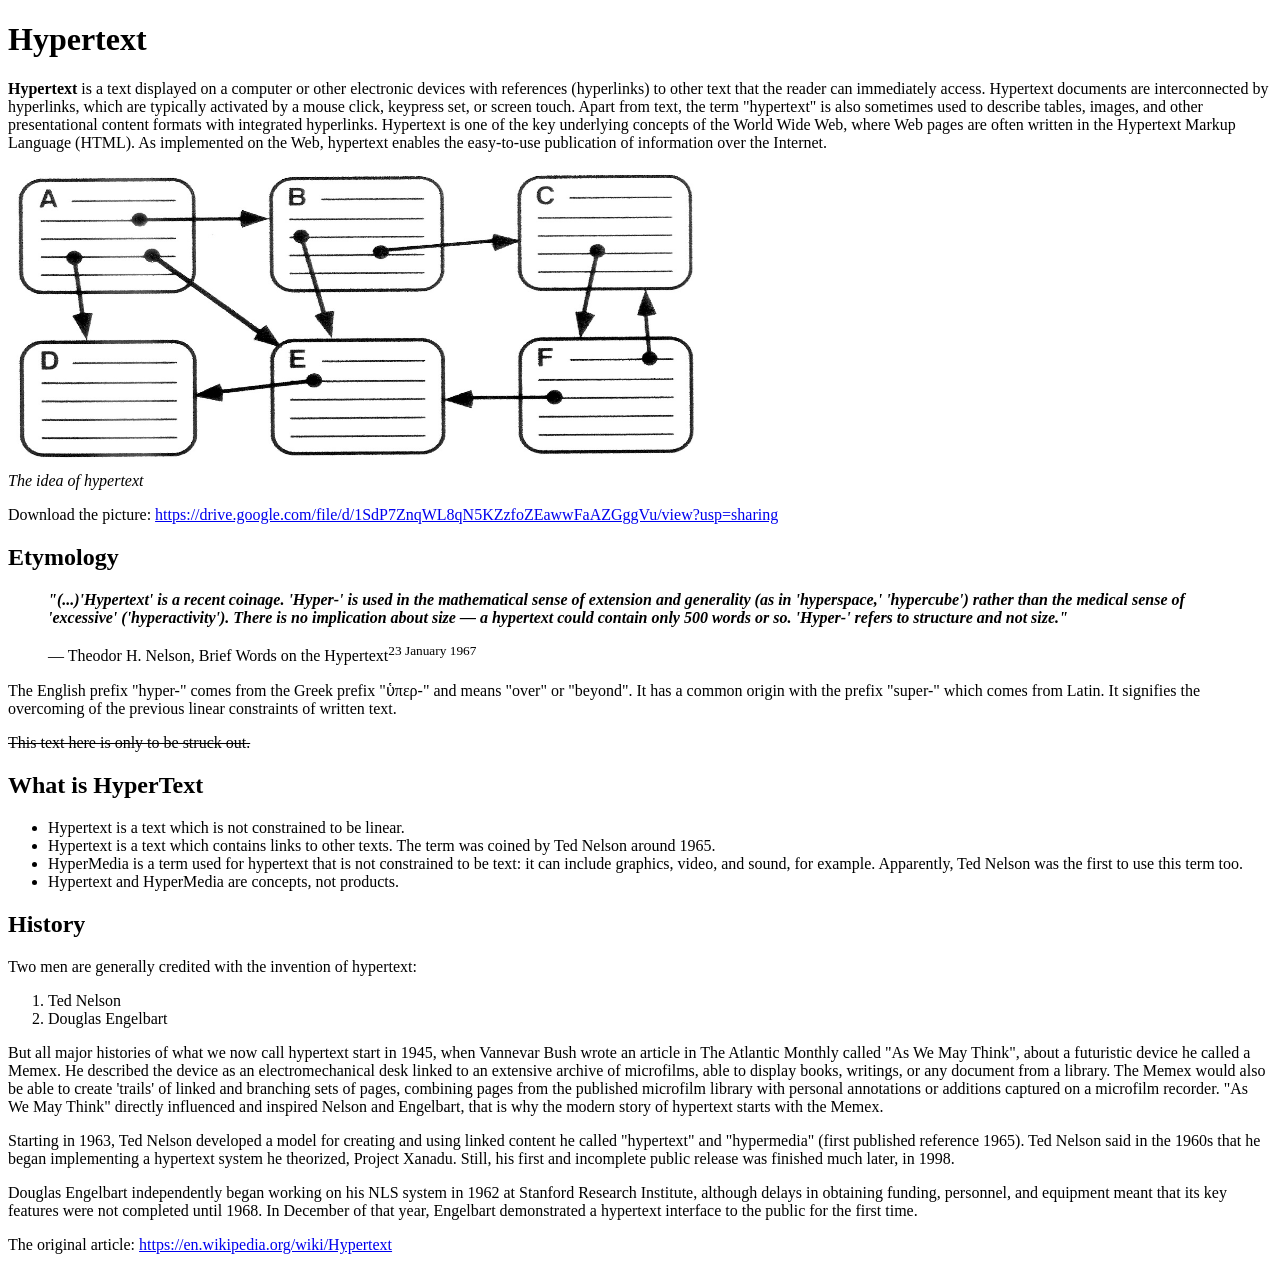
<file: Less1_practic1/index.html>
<!DOCTYPE html>
<html lang="en">
<head>
    <meta charset="UTF-8">
    <title>Hypertext</title>
</head>
<body>

<h1>Hypertext</h1>

<p><strong>Hypertext</strong> is a text displayed on a computer or other electronic devices with references
    (hyperlinks) to other text that the reader can immediately access. Hypertext documents are
    interconnected by hyperlinks, which are typically activated by a mouse click, keypress set, or
    screen touch. Apart from text, the term "hypertext" is also sometimes used to describe tables,
    images, and other presentational content formats with integrated hyperlinks. Hypertext is one of
    the key underlying concepts of the World Wide Web, where Web pages are often written in the
    Hypertext Markup Language (HTML). As implemented on the Web, hypertext enables the
    easy-to-use publication of information over the Internet.</p>


    <img src="hypertext1.jpg" width="700" height="300">
    <figcaption><em>The idea of hypertext</em></figcaption>


<p>Download the picture:
    <a href="https://drive.google.com/file/d/1SdP7ZnqWL8qN5KZzfoZEawwFaAZGggVu/view?usp=sharing">https://drive.google.com/file/d/1SdP7ZnqWL8qN5KZzfoZEawwFaAZGggVu/view?usp=sharing</a>
</p>

<h2>Etymology</h2>

<blockquote>
    <p><em><strong>"(...)'Hypertext' is a recent coinage. 'Hyper-' is used in the mathematical sense of extension and
        generality (as in 'hyperspace,' 'hypercube') rather than the medical sense of 'excessive'
        ('hyperactivity'). There is no implication about size — a hypertext could contain only 500 words
        or so. 'Hyper-' refers to structure and not size."</strong></em></p>
    <p>— Theodor H. Nelson, Brief Words on the Hypertext<sup>23 January 1967</sup></p>
</blockquote>

<p>The English prefix "hyper-" comes from the Greek prefix "ὑπερ-" and means "over" or "beyond".
    It has a common origin with the prefix "super-" which comes from Latin. It signifies the
    overcoming of the previous linear constraints of written text.</p>

<p><s>This text here is only to be struck out.</s></p>

<h2>What is HyperText</h2>

<ul>
    <li>Hypertext is a text which is not constrained to be linear.</li>
    <li>Hypertext is a text which contains links to other texts. The term was coined by Ted Nelson around 1965.</li>
    <li>HyperMedia is a term used for hypertext that is not constrained to be text: it can include graphics, video, and sound, for example. Apparently, Ted Nelson was the first to use this term too.</li>
    <li>Hypertext and HyperMedia are concepts, not products.</li>
</ul>

<h2>History</h2>

<p>Two men are generally credited with the invention of hypertext:</p>

<ol>
    <li>Ted Nelson</li>
    <li>Douglas Engelbart</li>
</ol>

<p>But all major histories of what we now call hypertext start in 1945, when Vannevar Bush wrote
    an article in The Atlantic Monthly called "As We May Think", about a futuristic device he called a
    Memex. He described the device as an electromechanical desk linked to an extensive archive of
    microfilms, able to display books, writings, or any document from a library. The Memex would
    also be able to create 'trails' of linked and branching sets of pages, combining pages from the
    published microfilm library with personal annotations or additions captured on a microfilm
    recorder. "As We May Think" directly influenced and inspired Nelson and Engelbart, that is why
    the modern story of hypertext starts with the Memex.</p>

<p>Starting in 1963, Ted Nelson developed a model for creating and using linked content he called
    "hypertext" and "hypermedia" (first published reference 1965). Ted Nelson said in the 1960s that
    he began implementing a hypertext system he theorized, Project Xanadu. Still, his first and
    incomplete public release was finished much later, in 1998.</p>

<p>Douglas Engelbart independently began working on his NLS system in 1962 at Stanford
    Research Institute, although delays in obtaining funding, personnel, and equipment meant that
    its key features were not completed until 1968. In December of that year, Engelbart
    demonstrated a hypertext interface to the public for the first time.</p>

<p>The original article: <a href="https://en.wikipedia.org/wiki/Hypertext">https://en.wikipedia.org/wiki/Hypertext</a></p>

</body>
</html>
</file>
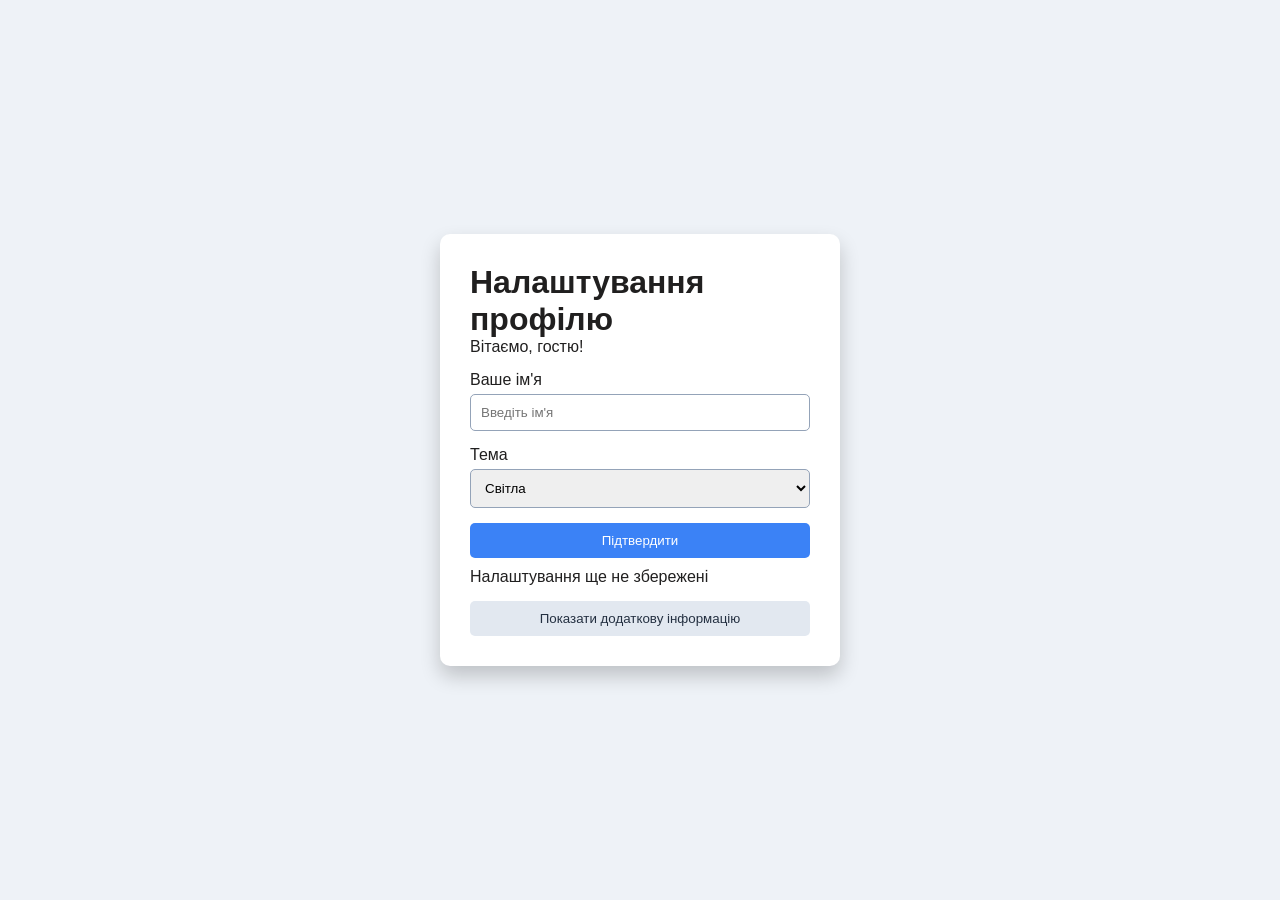
<file: pair11_home_work/index.html>
<!DOCTYPE html>
<html lang="uk">
<head>
    <meta charset="UTF-8">
    <meta name="viewport" content="width=device-width, initial-scale=1.0">
    <title>Налаштування профілю</title>

    <link rel="stylesheet" href="style.css">
</head>

<body>
<main class="card" id="card">
    <h1>Налаштування профілю</h1>
    <p id="welcome">Вітаємо, гостю!</p>

    <label for="userName">Ваше ім'я</label>
    <input id="userName" type="text" placeholder="Введіть ім'я">

    <label for="themeSelect">Тема</label>
    <select id="themeSelect">
        <option value="light">Світла</option>
        <option value="dark">Темна</option>
    </select>

    <button id="confirmBtn">Підтвердити</button>
    <p id="statusText">Налаштування ще не збережені</p>

    <button id="infoBtn" class="secondary">Показати додаткову інформацію</button>
    <p class="hidden" id="info">Тут можна змінити ім'я та тему оформлення профілю.</p>
</main>

<script src="script.js"></script>
</body>
</html>
</file>
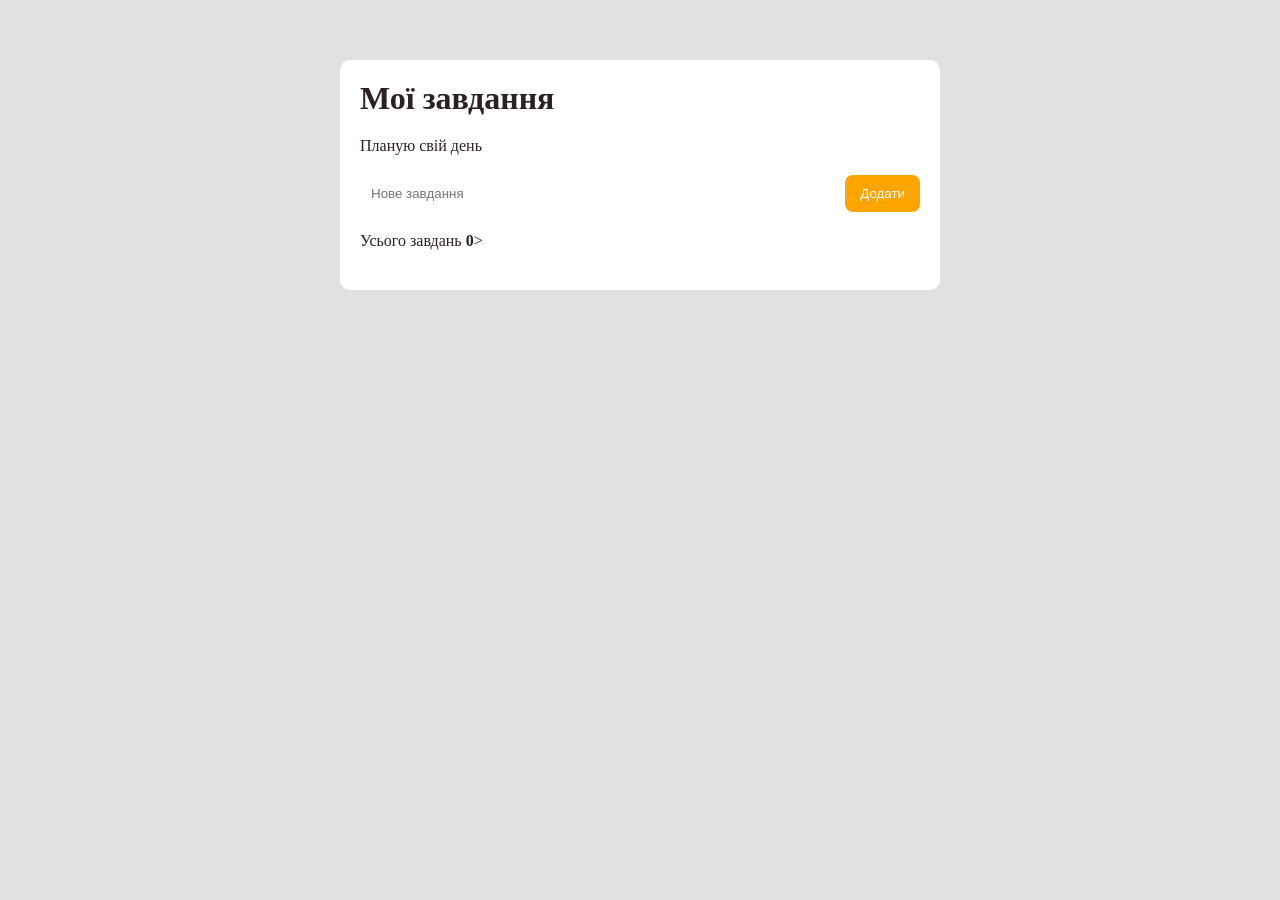
<file: pair12/index.html>
<!DOCTYPE html>
<html lang="en">
<head>
    <link rel="stylesheet" href="style.css">
    <meta charset="UTF-8">
    <title>Title</title>
</head>
<body>

<main class="app">
    <h1>Мої завдання</h1>
    <p>Планую свій день</p>
<div class="form-row">
    <input id="taskInput" type="text" placeholder="Нове завдання">
    <button id="addButton" type="button">Додати</button>
</div>

    <p>Усього завдань <strong id ="taskContainer">0</strong>></p>
    <ul id="taskList"></ul>

</main>
<script src="scripty.js"></script>

</body>
</html>
</file>
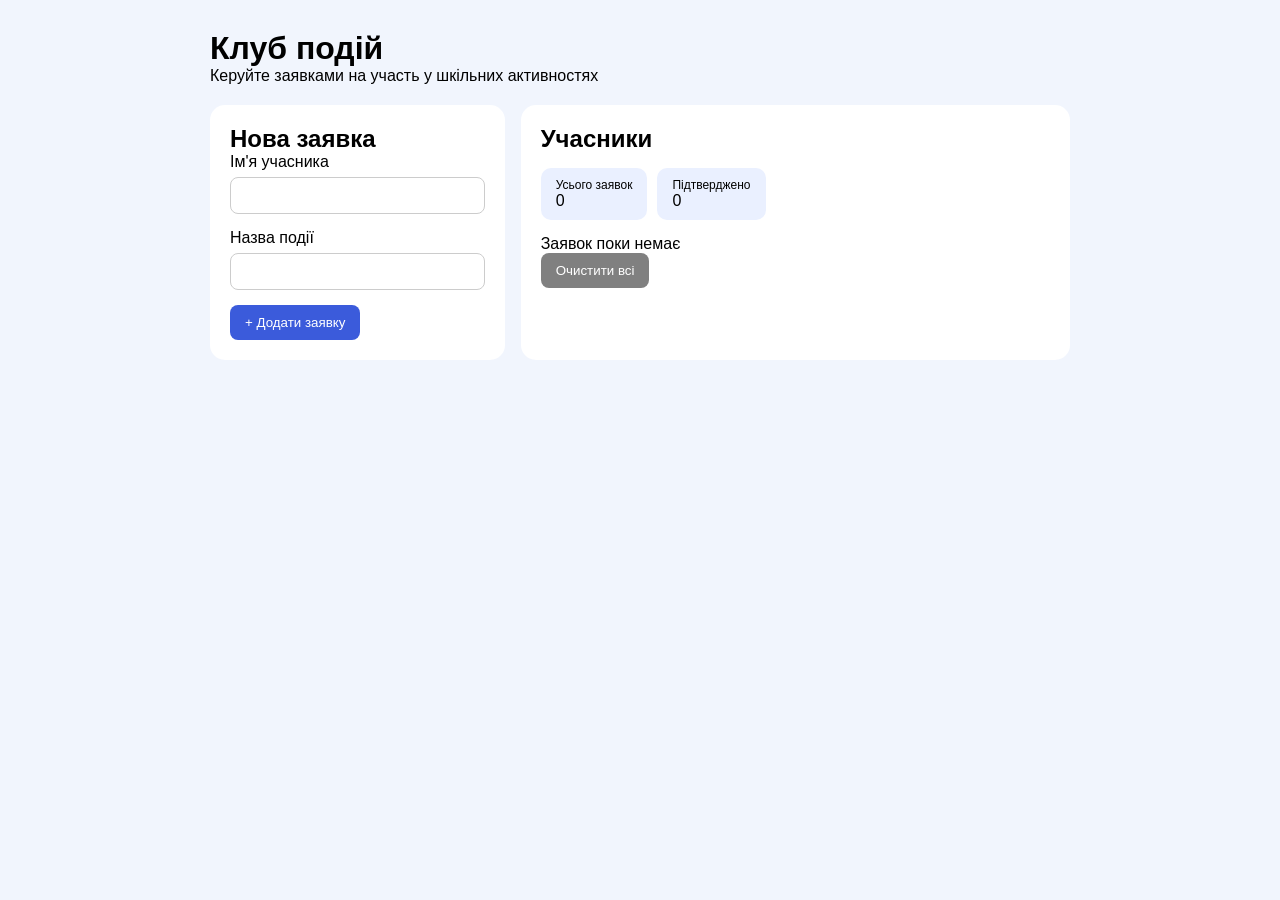
<file: pair13/index.html>
<!DOCTYPE html>
<html lang="uk">
<head>
    <meta charset="UTF-8">
    <title>Клуб подій</title>

    <link rel="stylesheet" href="style.css">
</head>

<body>
<main class="page" id="card">
    <h1>Клуб подій</h1>
    <p class="subtitle">Керуйте заявками на участь у шкільних активностях</p>

    <div class="layout">

        <section class="card form-block">
            <h2>Нова заявка</h2>

            <label for="nameInput">Ім'я учасника</label>
            <input id="nameInput" type="text">

            <label for="eventInput">Назва події</label>
            <input id="eventInput" type="text">

            <p class="error hidden" id="errorMessage"></p>

            <button class="add-btn" id="addButton">+ Додати заявку</button>
        </section>

        <section class="card list-block">
            <h2>Учасники</h2>

            <div class="stats">
                <div class="stat">
                    <span class="stat-label">Усього заявок</span>
                    <span class="stat-value" id="totalCount">0</span>
                </div>
                <div class="stat">
                    <span class="stat-label">Підтверджено</span>
                    <span class="stat-value" id="confirmedCount">0</span>
                </div>
            </div>

            <p class="empty" id="emptyMessage">Заявок поки немає</p>

            <ul class="request-list" id="requestList"></ul>

            <button class="clear-btn" id="clearButton">Очистити всі</button>
        </section>

    </div>
</main>

<script src="script.js"></script>

</body>
</html>
</file>
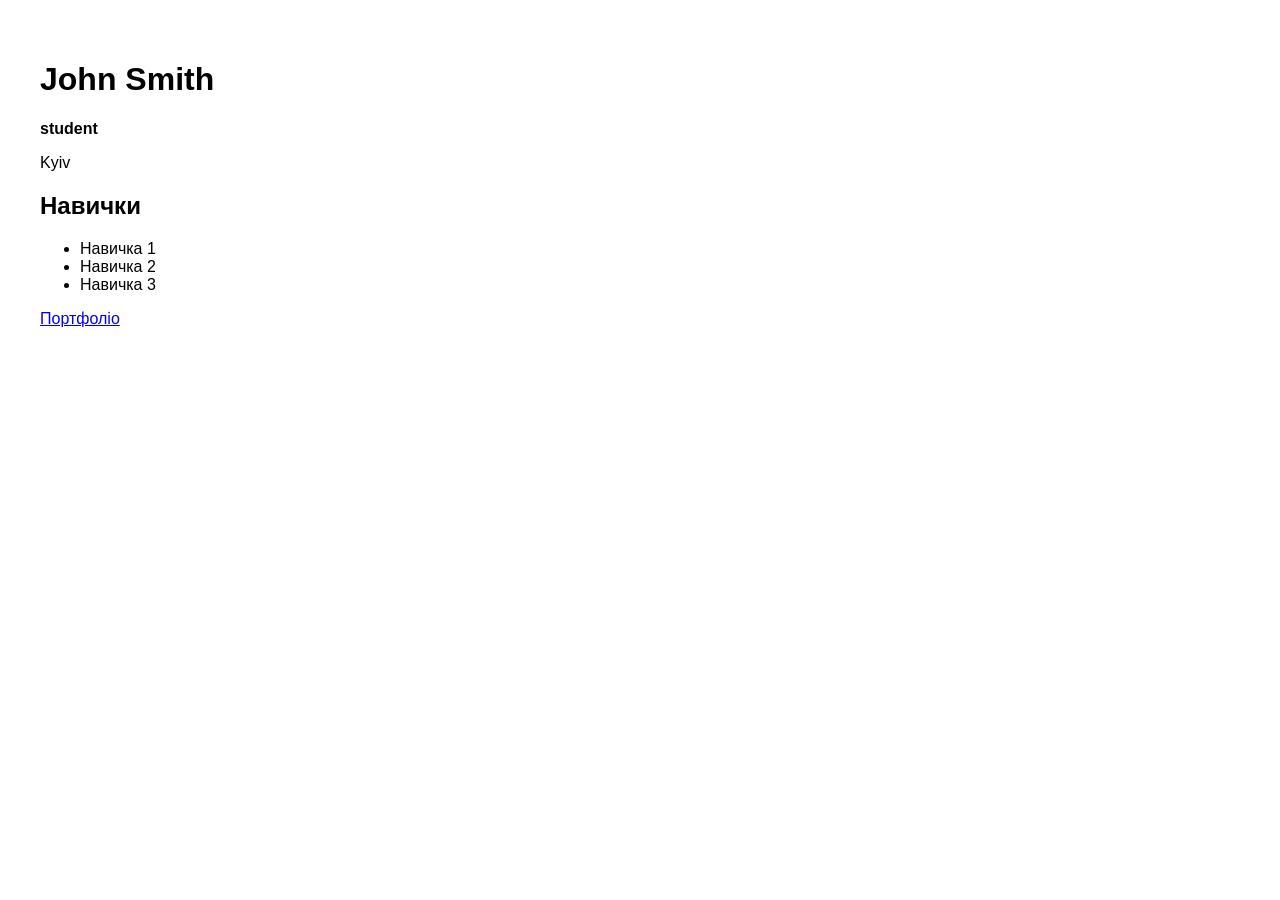
<file: pair_10/index.html>
<!DOCTYPE html>
<html lang="en">
<head>
    <meta charset="UTF-8">
    <title>Title</title>
    <link rel="stylesheet" href="style.css">
</head>
<body>
<main class = "profile">
    <h1 id = "profile-name">Імя учня</h1>
    <p class = "profile-role">Інформація про учня</p>
    <p id = "profile-city">Місто не вказано</p>
    <h2>Навички</h2>
    <ul id = "profile-skills">
        <li class = "skills">Навичка 1</li>
        <li class = "skills">Навичка 2</li>
        <li class = "skills">Навичка 3</li>
    </ul>
    <a href="#" id = "profile-link">Портфоліо</a>
</main>


<script src="lesson_10.js"></script>

</body>
</html>
</file>
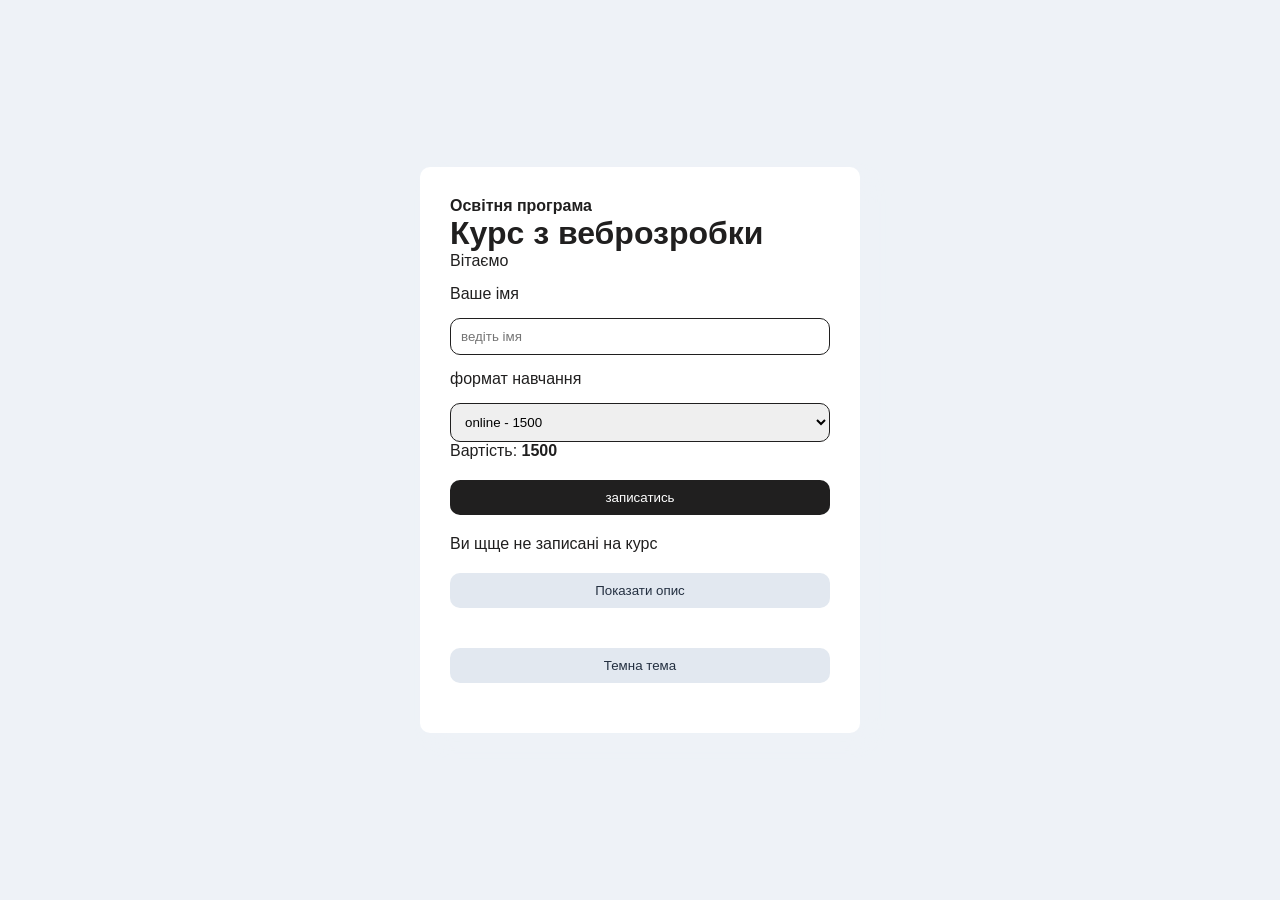
<file: pair_11/index.html>
<!DOCTYPE html>
<html lang="en">
<head>
    <meta charset="UTF-8">
    <title>Title</title>

    <link rel="stylesheet" href="style.css">
</head>

<body>
<main class = "course-card" id = card>
    <p class = "tag"> Освітня програма</p>
    <h1>Курс з веброзробки </h1>
    <p id = "welcome">Вітаємо</p>


    <label for="studentName">Ваше імя</label>
    <input id="studentName" type="text", placeholder = "ведіть імя">


    <label for="format">формат навчання</label>
    <select id="format">
        <option value="1500"> online - 1500</option>
        <option value="2000"> offline - 2000</option>
    </select>
    <p>Вартість: <strong id = "strong">1500</strong></p>
    <button id = "enrollBtn">записатись</button>
    <p id="status">Ви щще не записані на курс</p>

    <button id = "detailsBtn" class="secondary">Показати опис</button>

    <p class="hidden" id="details">Практичний курс з вебпрограмування</p>

    <button id="themeBtn" class = "secondary">Темна тема</button>
</main>


<script src = "pair_11.js"></script>

</body>
</html>
</file>
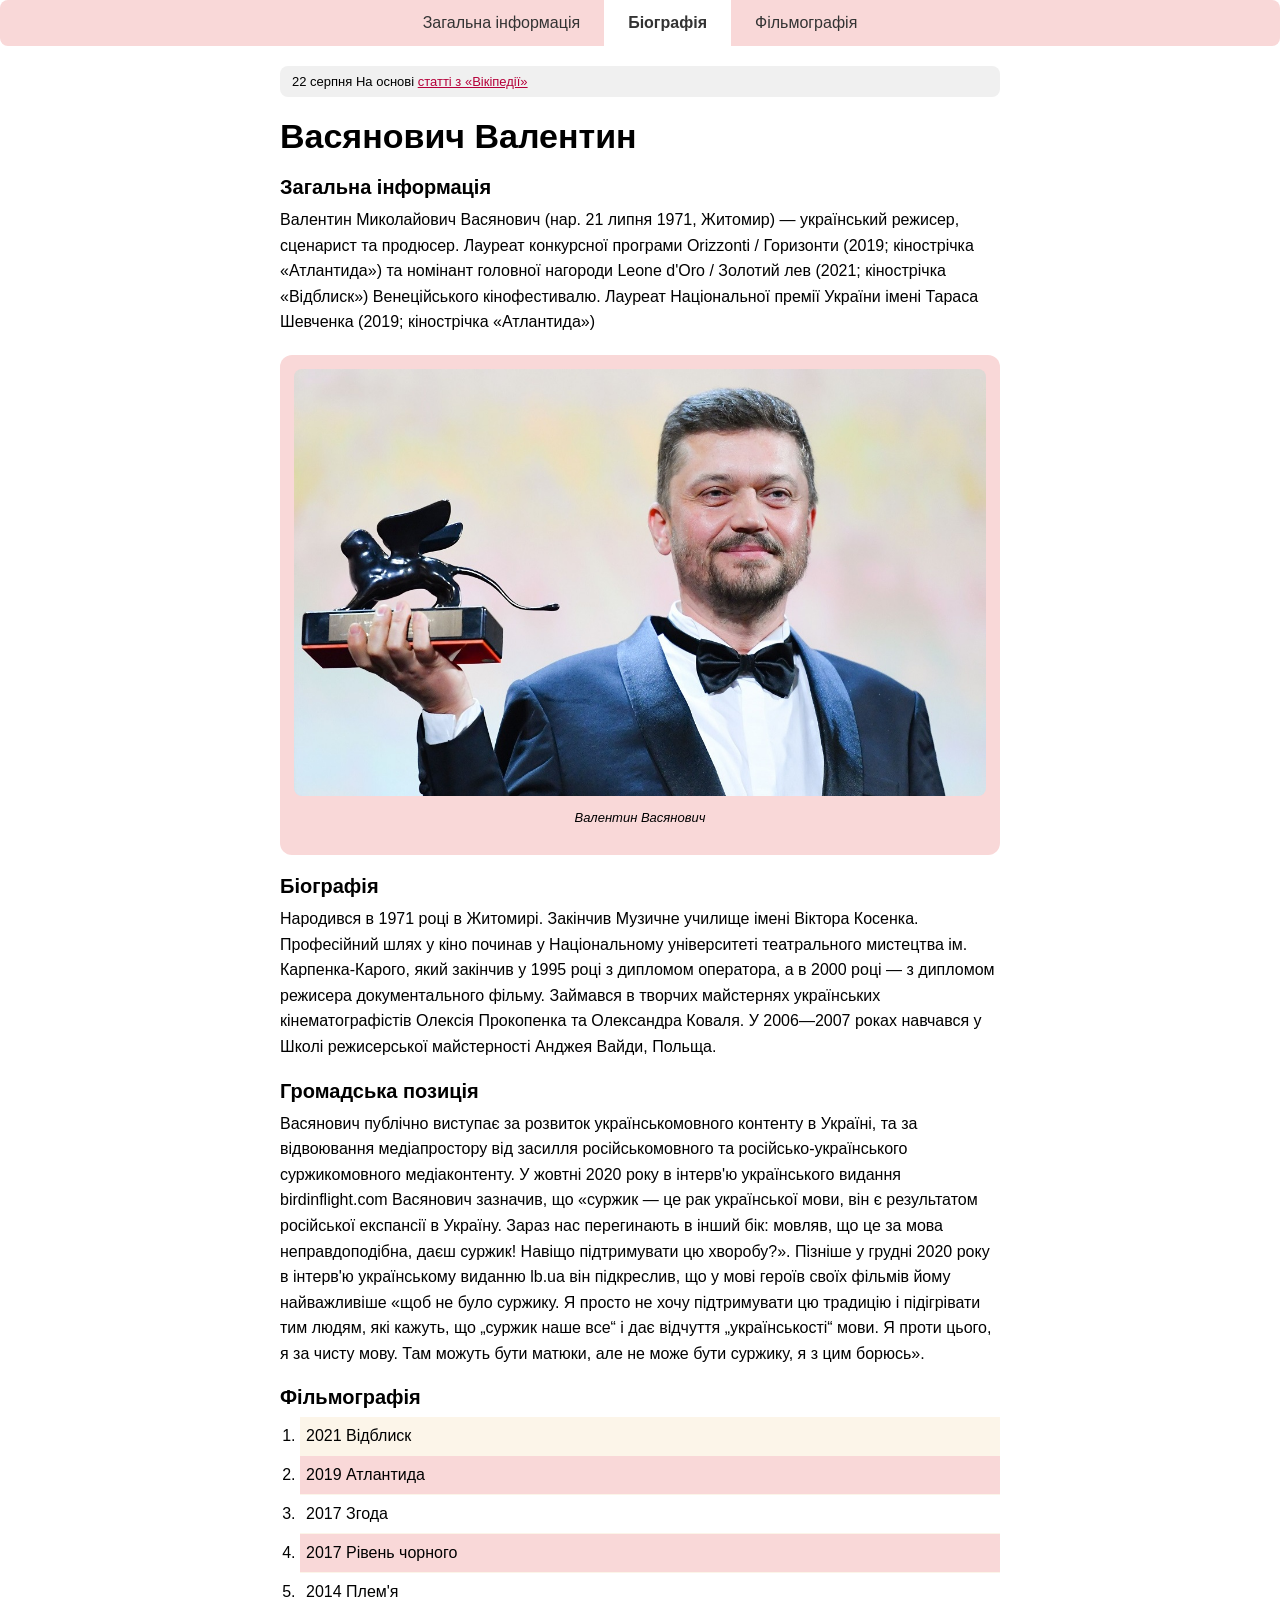
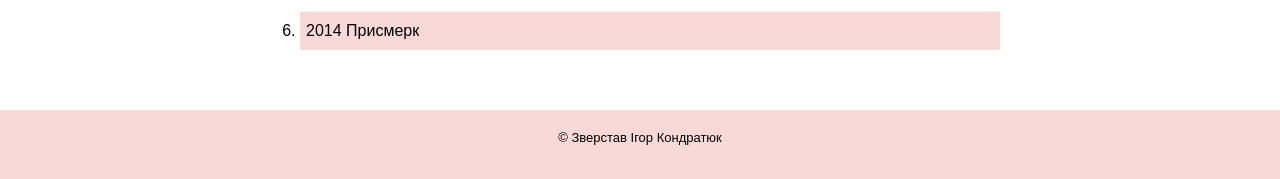
<file: practika_vasyanovich/index.html>
<!DOCTYPE html>
<html lang="uk">
<head>
    <meta charset="UTF-8" />
    <meta name="viewport" content="width=device-width, initial-scale=1.0" />
    <title>Васянович Валентин</title>
    <link rel="stylesheet" href="style.css" />
</head>
<body>

<header>
    <nav>
        <a href="#general">Загальна інформація</a>
        <a href="#biography" class="active">Біографія</a>
        <a href="#filmography">Фільмографія</a>
    </nav>
</header>

<main>
    <article>

        <div class="meta-bar">
            <span class="date">22 серпня</span>
            <span class="separator"></span>
            <span>На основі <a href="https://uk.wikipedia.org/wiki/Васянович_Валентин_Миколайович" target="_blank">статті з «Вікіпедії»</a></span>
        </div>

        <h1>Васянович Валентин</h1>

        <section id="general">
            <h2>Загальна інформація</h2>
            <p>Валентин Миколайович Васянович (нар. 21 липня 1971, Житомир) — український режисер, сценарист та продюсер.
                Лауреат конкурсної програми Orizzonti / Горизонти (2019; кінострічка «Атлантида») та номінант головної нагороди Leone d'Oro / Золотий лев (2021; кінострічка «Відблиск»)
                Венеційського кінофестивалю. Лауреат Національної премії України імені Тараса Шевченка (2019; кінострічка «Атлантида»)</p>

            <div class="photo-block">
                <img src="photo.jpg" alt="Валентин Васянович" />
                <p class="photo-caption">Валентин Васянович</p>
            </div>
        </section>

        <section id="biography">
            <h2>Біографія</h2>
            <p>Народився в 1971 році в Житомирі. Закінчив Музичне училище імені Віктора Косенка. Професійний шлях у кіно починав у Національному університеті театрального мистецтва ім.
                Карпенка-Карого, який закінчив у 1995 році з дипломом оператора, а в 2000 році — з дипломом режисера документального фільму. Займався в творчих
                майстернях українських кінематографістів Олексія Прокопенка та Олександра Коваля.
                У 2006—2007 роках навчався у Школі режисерської майстерності Анджея Вайди, Польща.</p>

            <h2>Громадська позиція</h2>
            <p>Васянович публічно виступає за розвиток українськомовного контенту в Україні, та за відвоювання медіапростору від засилля російськомовного та російсько-українського суржикомовного медіаконтенту.
                У жовтні 2020 року в інтерв'ю українського видання birdinflight.com Васянович зазначив, що «суржик — це рак української мови, він є результатом російської експансії в Україну. Зараз нас перегинають в інший бік: мовляв,
                що це за мова неправдоподібна, даєш суржик!
                Навіщо підтримувати цю хворобу?». Пізніше у грудні 2020 року в інтерв'ю українському виданню lb.ua він підкреслив, що у мові героїв своїх фільмів йому найважливіше «щоб не було суржику.
                Я просто не хочу підтримувати цю традицію і підігрівати тим людям, які кажуть,
                що „суржик наше все“ і дає відчуття „українськості“ мови.
                Я проти цього, я за чисту мову. Там можуть бути матюки, але не може бути суржику, я з цим борюсь».</p>
        </section>

        <section id="filmography">
            <h2>Фільмографія</h2>
            <ol class="filmography-list">
                <li>2021 Відблиск</li>
                <li>2019 Атлантида</li>
                <li>2017 Згода</li>
                <li>2017 Рівень чорного</li>
                <li>2014 Плем'я</li>
                <li>2014 Присмерк</li>
            </ol>
        </section>

    </article>
</main>

<footer>
    <p>© Зверстав Ігор Кондратюк</p>
</footer>

</body>
</html>
</file>
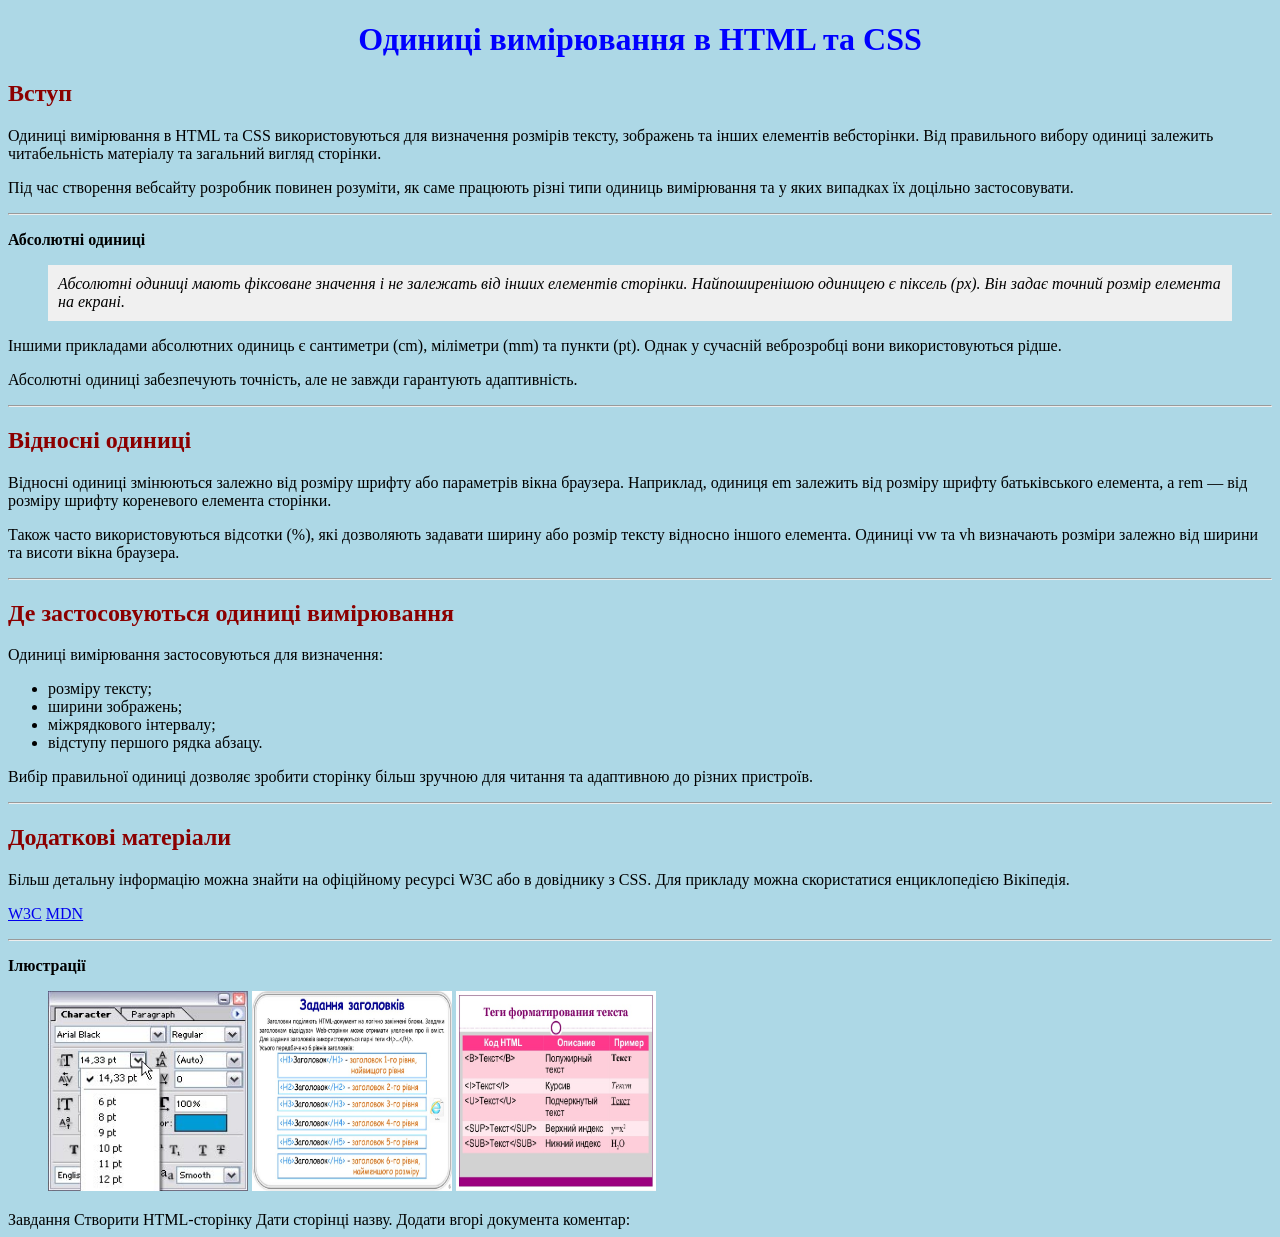
<file: Less2_practic2/practica.html>
<!DOCTYPE html>
<html lang="en">
<head>
    <meta charset="UTF-8">
    <title>practica</title>
</head>

<title>Одиниці вимірювання в HTML та CSS</title>
<style>
    h1 {
        text-align: center;
        color: blue
    }
    h2 {
        color: darkred
    }
    blockquote {
        font-style: italic;
        background-color:#f0f0f0;
        padding: 10px;

    }
</style>

<body style = "background-color: lightblue">

<h1>Одиниці вимірювання в HTML та CSS</h1>
<h2>Вступ</h2>
<p>Одиниці вимірювання в HTML та CSS використовуються для визначення розмірів тексту, зображень та інших елементів вебсторінки. Від правильного вибору одиниці залежить читабельність матеріалу та загальний вигляд сторінки.
<p>Під час створення вебсайту розробник повинен розуміти, як саме працюють різні типи одиниць вимірювання та у яких випадках їх доцільно застосовувати.</p>
<hr>
<p><strong>Абсолютні одиниці</strong></p>
<p><blockquote>Абсолютні одиниці мають фіксоване значення і не залежать від інших елементів сторінки. Найпоширенішою одиницею є піксель (px). Він задає точний розмір елемента на екрані.</blockquote></p>
<p>Іншими прикладами абсолютних одиниць є сантиметри (cm), міліметри (mm) та пункти (pt). Однак у сучасній веброзробці вони використовуються рідше.</p>
<p>Абсолютні одиниці забезпечують точність, але не завжди гарантують адаптивність.</p>
<hr>
<h2>Відносні одиниці</h2>
<p>Відносні одиниці змінюються залежно від розміру шрифту або параметрів вікна браузера. Наприклад, одиниця em залежить від розміру шрифту батьківського елемента, а rem — від розміру шрифту кореневого елемента сторінки.</p>
<p>Також часто використовуються відсотки (%), які дозволяють задавати ширину або розмір тексту відносно іншого елемента. Одиниці vw та vh визначають розміри залежно від ширини та висоти вікна браузера.</p>
<hr>
<h2>Де застосовуються одиниці вимірювання</h2>
<p>Одиниці вимірювання застосовуються для визначення:</p>
<ul>
    <li>розміру тексту;</li>
    <li>ширини зображень;</li>
    <li>міжрядкового інтервалу;</li>
    <li>відступу першого рядка абзацу.</li>
</ul>



<p>Вибір правильної одиниці дозволяє зробити сторінку більш зручною для читання та адаптивною до різних пристроїв.</p>
<hr>
<h2>Додаткові матеріали</h2>
<p>Більш детальну інформацію можна знайти на офіційному ресурсі W3C або в довіднику з CSS. Для прикладу можна скористатися енциклопедією Вікіпедія.</p>
<p>
    <a href = "https://localhost">W3C</a>
    <a href = "https://developer.mozilla.org">MDN</a>
</p>
<hr>
<p><strong>Ілюстрації</strong></p>
<figure>
    <img src = "1.jpg" alt = "px vs %" width = "200" height = "200">
    <img src = "6.jpg" alt = "px vs %" width = "200" height = "200">
    <img src = "3.jpg" alt = "px vs %" width = "200" height = "200">
</figure>
</body>
</html>

Завдання
Створити HTML-сторінку
Дати сторінці назву.
Додати вгорі документа коментар:
<!-- Ваше ім’я та прізвище — Практична №2 — CSS
Використати наданий текст “Одиниці вимірювання в HTML та CSS”.
Сторінка повинна містити:
Заголовок першого рівня.
Підзаголовки.
Абзаци тексту.
Один маркований або нумерований список.
Два посилання.
Одну цитату (<blockquote> або <q>).
Зображення з підписом (через <figure> та <figcaption>).

Додати ілюстрації
Додати 3 зображення по темі.
Кожне зображення повинно мати підпис.
Зображення потрібно знайти самостійно.

Підключити стилі трьома способами
У роботі повинні бути використані:
Зовнішній файл CSS (style.css)
Внутрішній стиль у <head>
Inline-стиль (в атрибуті style)


Оформлення сторінки
Обов’язково виконати:
Задати колір фону сторінки (background-color).
Змінити шрифт сторінки (font-family).
Оформити заголовки (колір, вирівнювання).
Змінити розмір тексту.
Налаштувати міжрядковий інтервал.
Застосувати міжлітерний або міжсловний інтервал.
Оформити список.
Оформити посилання.
Оформити цитату.
Оформити зображення (задати ширину або висоту).

Завантажити роботу на GitHub
Додати у створений репозиторій папку: Practical-2-CSS
Завантажити проєкт.
Додати посилання на репозиторій до уроку.

</body>
</html>
</file>
<file: pair11_home_work/style.css>
*{
    box-sizing: border-box;
    margin: 0;
    padding: 0;
}

body{
    min-height: 100vh;
    display: flex;
    align-items: center;
    justify-content: center;
    font-family: 'Montserrat', sans-serif;
    background: #eef2f7;
}

.card{
    width: min(400px, 90vw);
    padding: 30px;
    background: #ffffff;
    color: #201f1f;
    border-radius: 10px;
    box-shadow: 0 10px 20px rgba(0, 0, 0, 0.2);
}

label{
    display: block;
    margin: 15px 0 5px;
}

input, select, button{
    width: 100%;
    padding: 10px;
    border-radius: 5px;
}

input, select{
    border: 1px solid #94a3b8;
}

button{
    margin-top: 15px;
    border: none;
    background: #3b82f6;
    color: #ffffff;
    cursor: pointer;
}

.secondary{
    background: #e2e8f0;
    color: #243041;
}

#statusText, #info{
    margin-top: 10px;
}

.hidden{
    display: none;
}

.success{
    font-weight: bold;
    color: #15803d;
}

.error{
    font-weight: bold;
    color: #dc2626;
}

.dark{
    background: #1e293b;
    color: #eaeaea;
}
</file>
<file: pair12/style.css>
*{
    box-sizing: border-box;
    margin: 0;
    padding: 0;
    text-decoration: none;
    list-style: none;
}
body{
    background: #e3e0e0;
    color: #2b2121;

}
.app{
    max-width: 600px;
    margin: 60px auto;
    padding: 20px;
    background-color: white;
    border-radius: 10px;
    display: flex;
    flex-direction: column;
    row-gap: 20px;
}
.form-row{
    display: flex;
    gap: 10px;
}
input{
    flex: 1;
    min-width: 0;
    padding: 10px;
    border-radius: 8px;
    border: 1px solid white;

}
button{
    padding: 10px 15px;
    border: 0;
    border-radius: 8px;
    background: orange;
    color: #fff;
    cursor: pointer;

}

.task{
    display: flex;
    align-items: center;
    gap: 10px;
    padding: 10px 0;
    border-bottom: 1px solid white ;

}
.task-text{
    flex: 1;
    overflow-wrap: anywhere;
}

.task.done .task-text{
    text-decoration: line-through;
    color: green;
}
.edit-btn{
    background: darkorange ;
}
.delete-btn{
    background: red;
}
</file>
<file: pair13/style.css>
* {
    box-sizing: border-box;
    margin: 0;
    padding: 0;
    list-style: none;
}

body {
    background: #f1f5fd;
    font-family: Arial, sans-serif;
}

.page {
    max-width: 900px;
    margin: 30px auto;
    padding: 0 20px;
}

.layout {
    display: flex;
    gap: 16px;
    margin-top: 20px;
}

.card {
    background: white;
    border-radius: 15px;
    padding: 20px;
}

.form-block {
    flex: 1;
}

.list-block {
    flex: 2;
}

input {
    display: block;
    width: 100%;
    padding: 10px;
    margin: 6px 0 15px;
    border: 1px solid #ccc;
    border-radius: 8px;
}

button {
    padding: 10px 15px;
    border: 0;
    border-radius: 8px;
    background: #3b5bdb;
    color: white;
    cursor: pointer;
}

button:hover {
    opacity: 0.8;
}

.error {
    color: red;
    margin-bottom: 10px;
}

.hidden {
    display: none;
}

.stats {
    display: flex;
    gap: 10px;
    margin: 15px 0;
}

.stat {
    background: #eaf0ff;
    padding: 10px 15px;
    border-radius: 10px;
}

.stat-label {
    display: block;
    font-size: 12px;
}

.request {
    display: flex;
    justify-content: space-between;
    align-items: center;
    padding: 10px;
    margin-bottom: 10px;
    border: 2px solid #dfe6f5;
    border-radius: 10px;
}

.request.confirmed {
    background: #e6f7ec;
    border-color: green;
}

.event {
    display: block;
    color: gray;
    margin: 4px 0;
}

.status {
    background: #ffefd6;
    padding: 3px 8px;
    border-radius: 10px;
    font-size: 12px;
}

.request.confirmed .status {
    background: #c8f0d6;
}

.delete-btn {
    background: red;
}

.clear-btn {
    background: gray;
}
</file>
<file: pair_10/style.css>
body{
    font-family: Arial, Helvetica, sans-serif;
    background-color: #FFFFFF;
    margin: 0;
    padding: 40px;
}
.profile{
    max-width: 600px;
}
</file>
<file: pair_11/style.css>
*{
    box-sizing: border-box;
    margin: 0;
    padding: 0;
}
body{
    min-height: 100vh;
    display: flex;
    flex-direction: column;
    align-items: center;
    justify-content: center;
    font-family: 'Montserrat', sans-serif;
    background: #eef2f7;
    color: #201f1f;
}
.course-card{
    width: min(440px, 90vh);
    padding: 30px;
    background: #fff;
    border-radius: 10px;
    box-shadow: 10px 10px 20px #eef2f7;
}
.tag{
    font-weight: bold;
    color: #201f1f;
}
label{
    display: block;
    margin: 15px 0;
}
input,select, button{
    width: 100%;
    padding: 10px;
    border-radius: 10px;
}
input,select{
    border: 1px solid #201f1f;
}
button{
    margin: 20px 0;
    border: none;
    background: #201f1f;
    color: #fff;
    cursor: pointer;
}
.secondary{
    background: #e2e8f0;
    color: #243041;
}
.hidden{
    display: none;
}
.success{
    font-weight: bold;
    color: #cd1212;
}
.dark{
    background: rgb(18 78 166 / 0.74);
    color: white;
}
.dark, .success{
    background: #243041;
    color: white;

}
</file>
<file: practika_vasyanovich/style.css>
* {
    margin: 0;
    padding: 0;
    box-sizing: border-box;
}

body {
    font-family: Arial, sans-serif;
    font-size: 16px;
}

header {
    background-color: #f9d8d8;
    border-radius: 8px;
}

nav {
    display: flex;
    justify-content: center;
}

nav a:link {
    color: #333;
    text-decoration: none;
    padding: 14px 24px;
    display: block;
}

nav a:hover {
    color: #b5003a;
}

nav a:visited {
    color: #6a0020;
}

nav a.active {
    background-color: #fff;
    font-weight: bold;
}

main {
    max-width: 760px;
    margin: 0 auto;
    padding: 20px;
}

h1 {
    font-size: 34px;
    margin-bottom: 20px;
}

h2 {
    font-size: 20px;
    margin: 20px 0 8px;
}

p {
    line-height: 1.6;
    margin-bottom: 12px;
}

.meta-bar {
    background-color: #f0f0f0;
    padding: 8px 12px;
    font-size: 13px;
    margin-bottom: 20px;
    border-radius: 8px;
}

.meta-bar a:link    { color: #b5003a; }
.meta-bar a:hover   { text-decoration: underline; }
.meta-bar a:visited { color: #6a0020; }

.photo-block {
    background-color: #f9d8d8;
    padding: 14px;
    text-align: center;
    margin: 20px 0;
    border-radius: 12px;
}

.photo-block img {
    width: 100%;
    border-radius: 8px;
}

.photo-caption {
    font-style: italic;
    font-size: 13px;
    margin-top: 8px;
}

.filmography-list {
    padding-left: 20px;
}

.filmography-list li {
    padding: 10px 6px;
    background-color: #fff;
}

.filmography-list li:not(:last-child) {
    border-bottom: 1px solid #FCF5E9;
}

.filmography-list li:nth-child(even) {
    background-color: #f9d8d8;
}

.filmography-list li:nth-child(1) {
    background-color: #FCF5E9;
}

footer {
    background-color: #f9d8d8;
    text-align: center;
    padding: 18px;
    font-size: 13px;
    margin-top: 40px;
}
</file>
